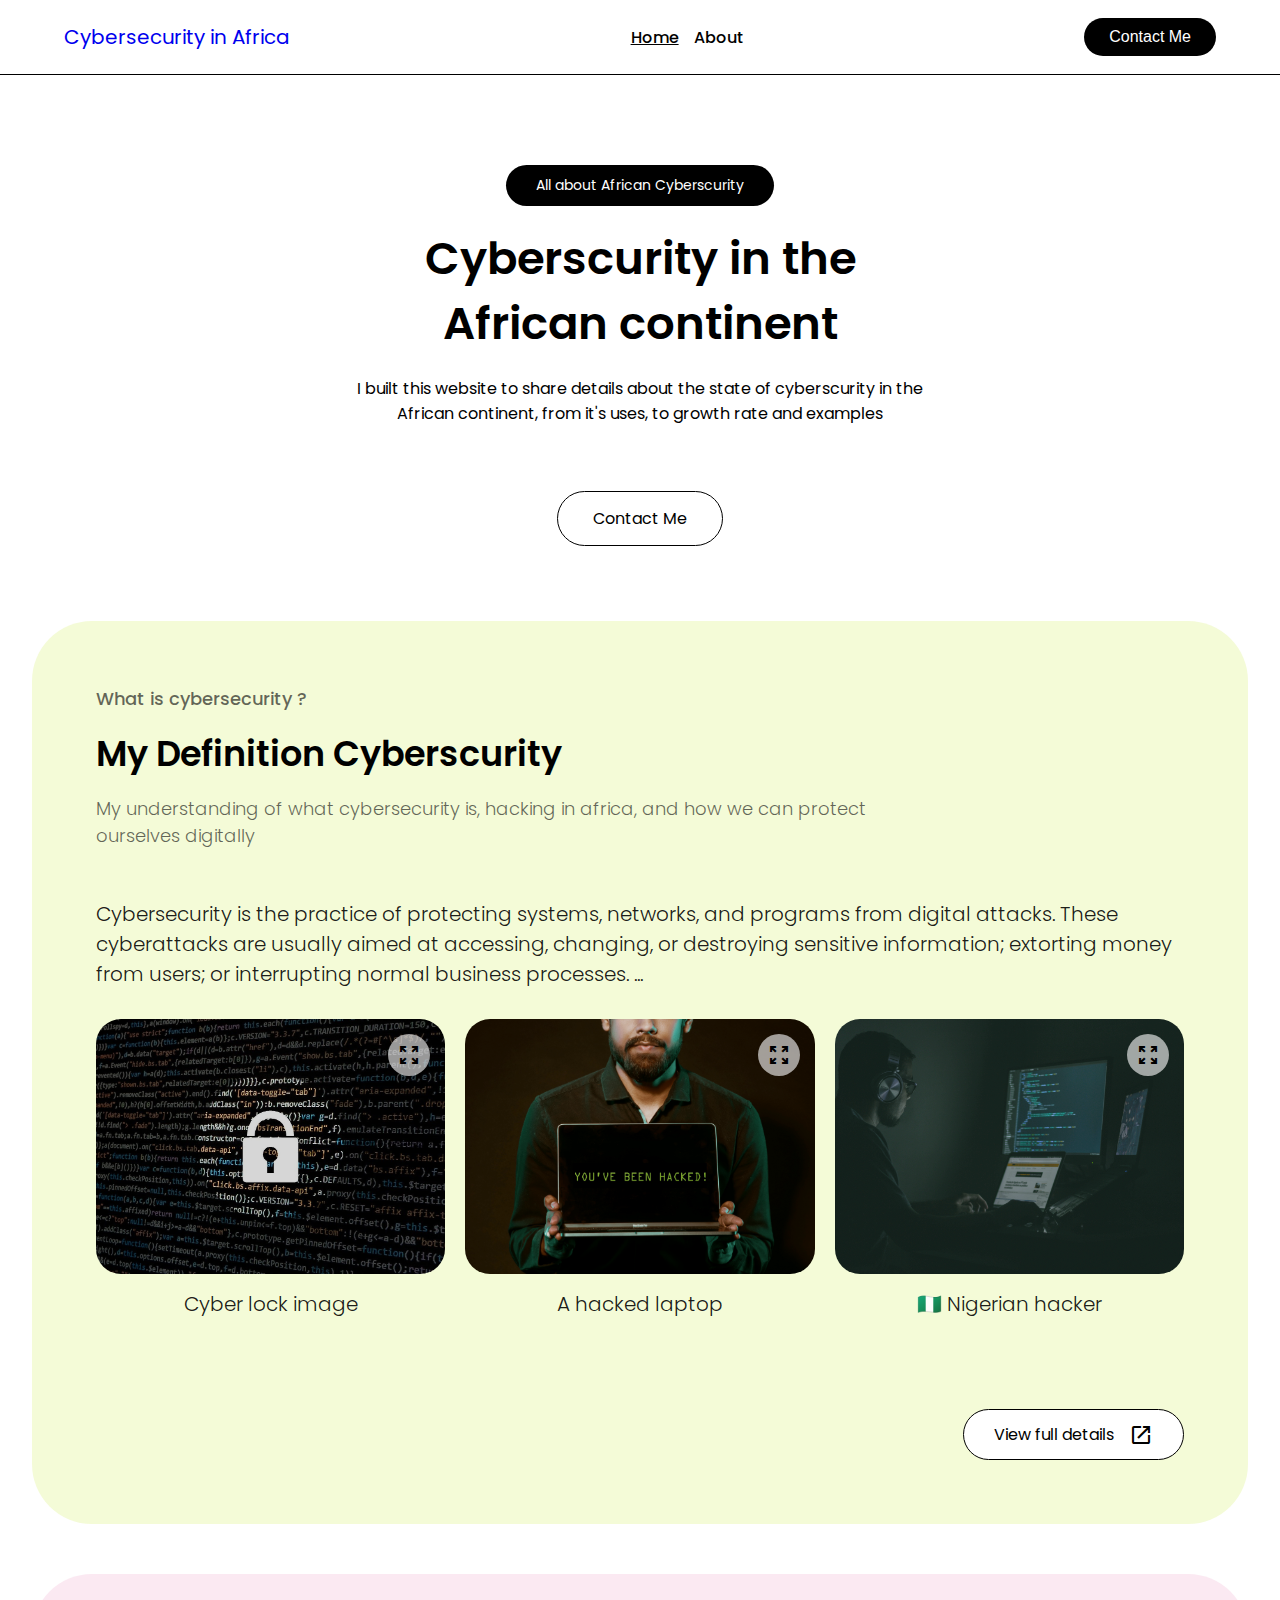
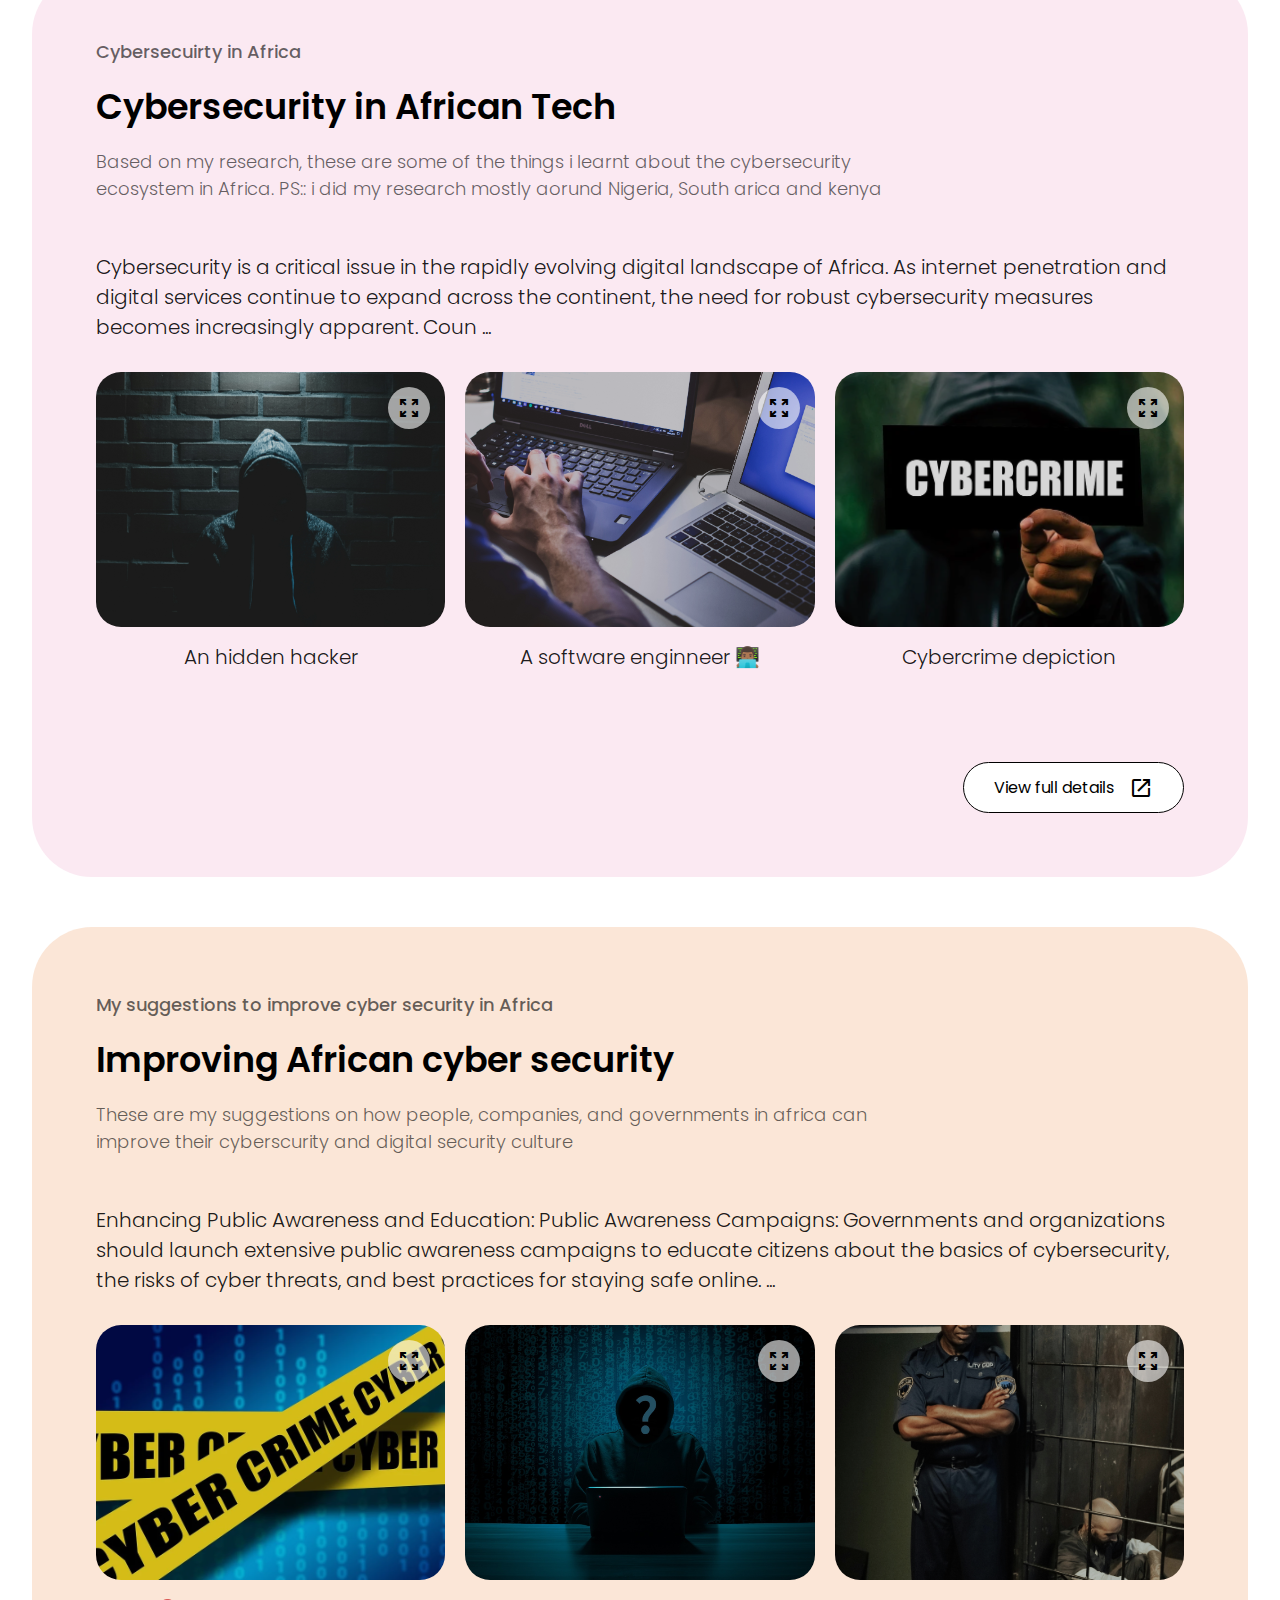
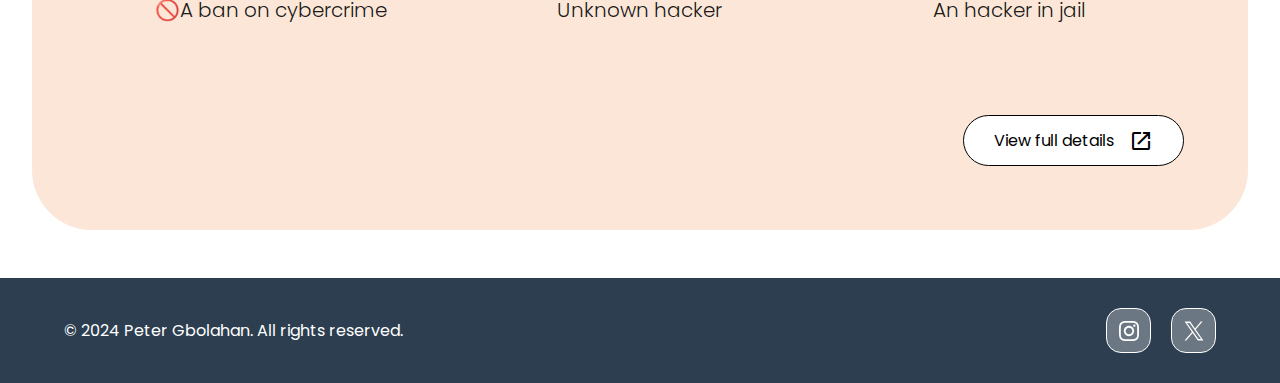
<file: index.html>
<!DOCTYPE html>
<html lang="en">
<head>
    <meta charset="UTF-8">
    <meta name="viewport" content="width=device-width, initial-scale=1.0">

    <!-- MY ICONS -->
    <link rel="stylesheet" href="https://fonts.googleapis.com/css2?family=Material+Symbols+Outlined:opsz,wght,FILL,GRAD@20..48,100..700,0..1,-50..200" />
    <link rel="stylesheet" href="./about.html" >
    <!-- MY STYLE LINKS -->
    <link rel="stylesheet" href="styles.css">

    <title>Cybersecurity :: Cybersecurity growth in Africa</title>
</head>
<body>
    <header>
        <!-- The site navbar -->
        <nav>
            <!-- The navbar logo -->
            <a href="./index.html" class="logo">Cybersecurity in Africa</a>

            <!-- The navbar links -->
            <ul>
                <li><a href="./index.html"> <u>Home</u></a></li>
                <li><a href="./about.html">About</a></li>
                <!-- <li><a href="./Media.html">Media</a></li> -->
            </ul>
            <!-- Contact me button -->
            <a href="./contact.html" class="contact_me">contact me</a>

            <!-- Menu icon -->
            <span class="material-symbols-outlined menu_icon" id="menuIcon">menu</span>
        </nav>

        <!-- my hero sectionn-->
        <section class="hero_section">
            <p>All about African Cyberscurity</p>
            <h1>Cyberscurity in the African continent</h1>
            <h3>I built this website to share details about the state of cyberscurity in the African continent, from it's uses, to growth rate and examples</h3>
            <div class="links">
                <!-- Contact me button -->
                <a href="./contact.html" class="contact_me">Contact Me</a>
            </div>
        </section>
    </header>

    <main>

        <!-- Modal Structure -->
        <div id="detailsModal" class="modal">
            <div class="modal-content">
                <span class="material-symbols-outlined close-modal">close</span>
                <div class="modal-img"></div>
                <p class="modal-text"></p>
            </div>
        </div>

        <!-- Details section preview -->
        <section class="details">
            <div class="text_div">
                <p>What is cybersecurity ?</p>
                <h1> My Definition Cyberscurity</h1>
                <h3>My understanding of what cybersecurity is, hacking in africa, and how we can protect ourselves digitally</h3>
            </div>
            <div class="content_div">
                <p>Cybersecurity is the practice of protecting systems, networks, and programs from digital attacks. These cyberattacks are usually aimed at accessing, changing, or destroying sensitive information; extorting money from users; or interrupting normal business processes. ...</p>
                <div class="media_content_div">
                    <!-- DESCRIPTION IMAGE TAGS -->
                    <div class="media_description">
                        <div class="img_div img_div1">
                            <span><i class="material-symbols-outlined">zoom_out_map</i></span>
                        </div>
                        <p class="img_div_text">Cyber lock image</p>
                    </div>
                    <div class="media_description">
                        <div class="img_div img_div2">
                            <span><i class="material-symbols-outlined">zoom_out_map</i></span>
                        </div>
                        <p class="img_div_text">A hacked laptop </p>
                    </div>
                    <div class="media_description">
                        <div class="img_div img_div3">
                            <span><i class="material-symbols-outlined">zoom_out_map</i></span>
                        </div>
                        <p class="img_div_text">🇳🇬 Nigerian hacker</p>
                    </div>
                </div>
            </div>
            <a href="./about.html#whatiscyber" class="details_link">View full details <span class="material-symbols-outlined">open_in_new</span></a>
        </section>

        <!-- Details section preview 2 -->
        <section class="details details2">
            <div class="text_div">
                <p>Cybersecuirty in Africa</p>
                <h1>Cybersecurity in African Tech</h1>
                <h3>Based on my research, these are some of the things i learnt about the cybersecurity ecosystem in Africa. PS:: i did my research mostly aorund Nigeria, South arica and kenya</h3>
            </div>
            <div class="content_div">
                <p>Cybersecurity is a critical issue in the rapidly evolving digital landscape of Africa. As internet penetration and digital services continue to expand across the continent, the need for robust cybersecurity measures becomes increasingly apparent. Coun ...</p>
                <div class="media_content_div">



                    <!-- DESCRIPTION IMAGE TAGS -->
                    <div class="media_description">
                        <div class="img_div img_div4">
                            <span><i class="material-symbols-outlined">zoom_out_map</i></span>
                        </div>
                        <p class="img_div_text">An hidden hacker</p>
                    </div>
                    <div class="media_description">
                        <div class="img_div img_div5">
                            <span><i class="material-symbols-outlined">zoom_out_map</i></span>
                        </div>
                        <p class="img_div_text">A software enginneer 👨🏾‍💻 </p>
                    </div>
                    <div class="media_description">
                        <div class="img_div img_div6">
                            <span><i class="material-symbols-outlined">zoom_out_map</i></span>
                        </div>
                        <p class="img_div_text">Cybercrime depiction</p>
                    </div>
                </div>
            </div>
            <a href="./about.html#cyberinAfrica" class="details_link">View full details <span class="material-symbols-outlined">open_in_new</span></a>
        </section>

        <!-- Details section preview 3 -->
        <section class="details details3">
            <div class="text_div">
                <p>My suggestions to improve cyber security in Africa</p>
                <h1>Improving African cyber security</h1>
                <h3>These are my suggestions on how people, companies, and governments in africa can improve their cyberscurity and digital security culture</h3>
            </div>
            <div class="content_div">
                <p>Enhancing Public Awareness and Education: Public Awareness Campaigns: Governments and organizations should launch extensive public awareness campaigns to educate citizens about the basics of cybersecurity, the risks of cyber threats, and best practices for staying safe online.  ...</p>
                <div class="media_content_div">
                    <!-- DESCRIPTION IMAGE TAGS -->
                    <div class="media_description">
                        <div class="img_div img_div7">
                            <span><i class="material-symbols-outlined">zoom_out_map</i></span>
                        </div>
                        <p class="img_div_text">🚫A ban on cybercrime</p>
                    </div>
                    <div class="media_description">
                        <div class="img_div img_div8">
                            <span><i class="material-symbols-outlined">zoom_out_map</i></span>
                        </div>
                        <p class="img_div_text">Unknown hacker</p>
                    </div>
                    <div class="media_description">
                        <div class="img_div img_div9">
                            <span><i class="material-symbols-outlined">zoom_out_map</i></span>
                        </div>
                        <p class="img_div_text">An hacker in jail</p>
                    </div>
                </div>
            </div>
            <a href="./about.html#improveCybersecurity" class="details_link">View full details <span class="material-symbols-outlined">open_in_new</span></a>
        </section>
    </main>

    <!-- Sidebar structure -->
    <div id="sidebar" class="sidebar" onclick={openSidebar()} >
        <div class="sidebar_content">
            <span class="material-symbols-outlined close_icon" id="closeIcon">close</span>
            <ul>
                <li><a href="./index.html">Home</a></li>
                <li><a href="./about.html">About</a></li>
                <li><a href="./contact.html">Contact Me</a></li>
            </ul>
        </div>
    </div>


    <!-- The footer -->
    <footer>
        <p>&copy; 2024 Peter Gbolahan. All rights reserved.</p>
        <!-- My socials -->
        <div class="socials">
            <a href="">
                <img src="./images/socialmedia/instagramvector.svg" alt="">
            </a>
            <a href="">
                <img src="./images/socialmedia/twittervector.svg" alt="">
            </a>
        </div>
    </footer>
    <script src="script.js"></script>
</body>
</html>
</file>
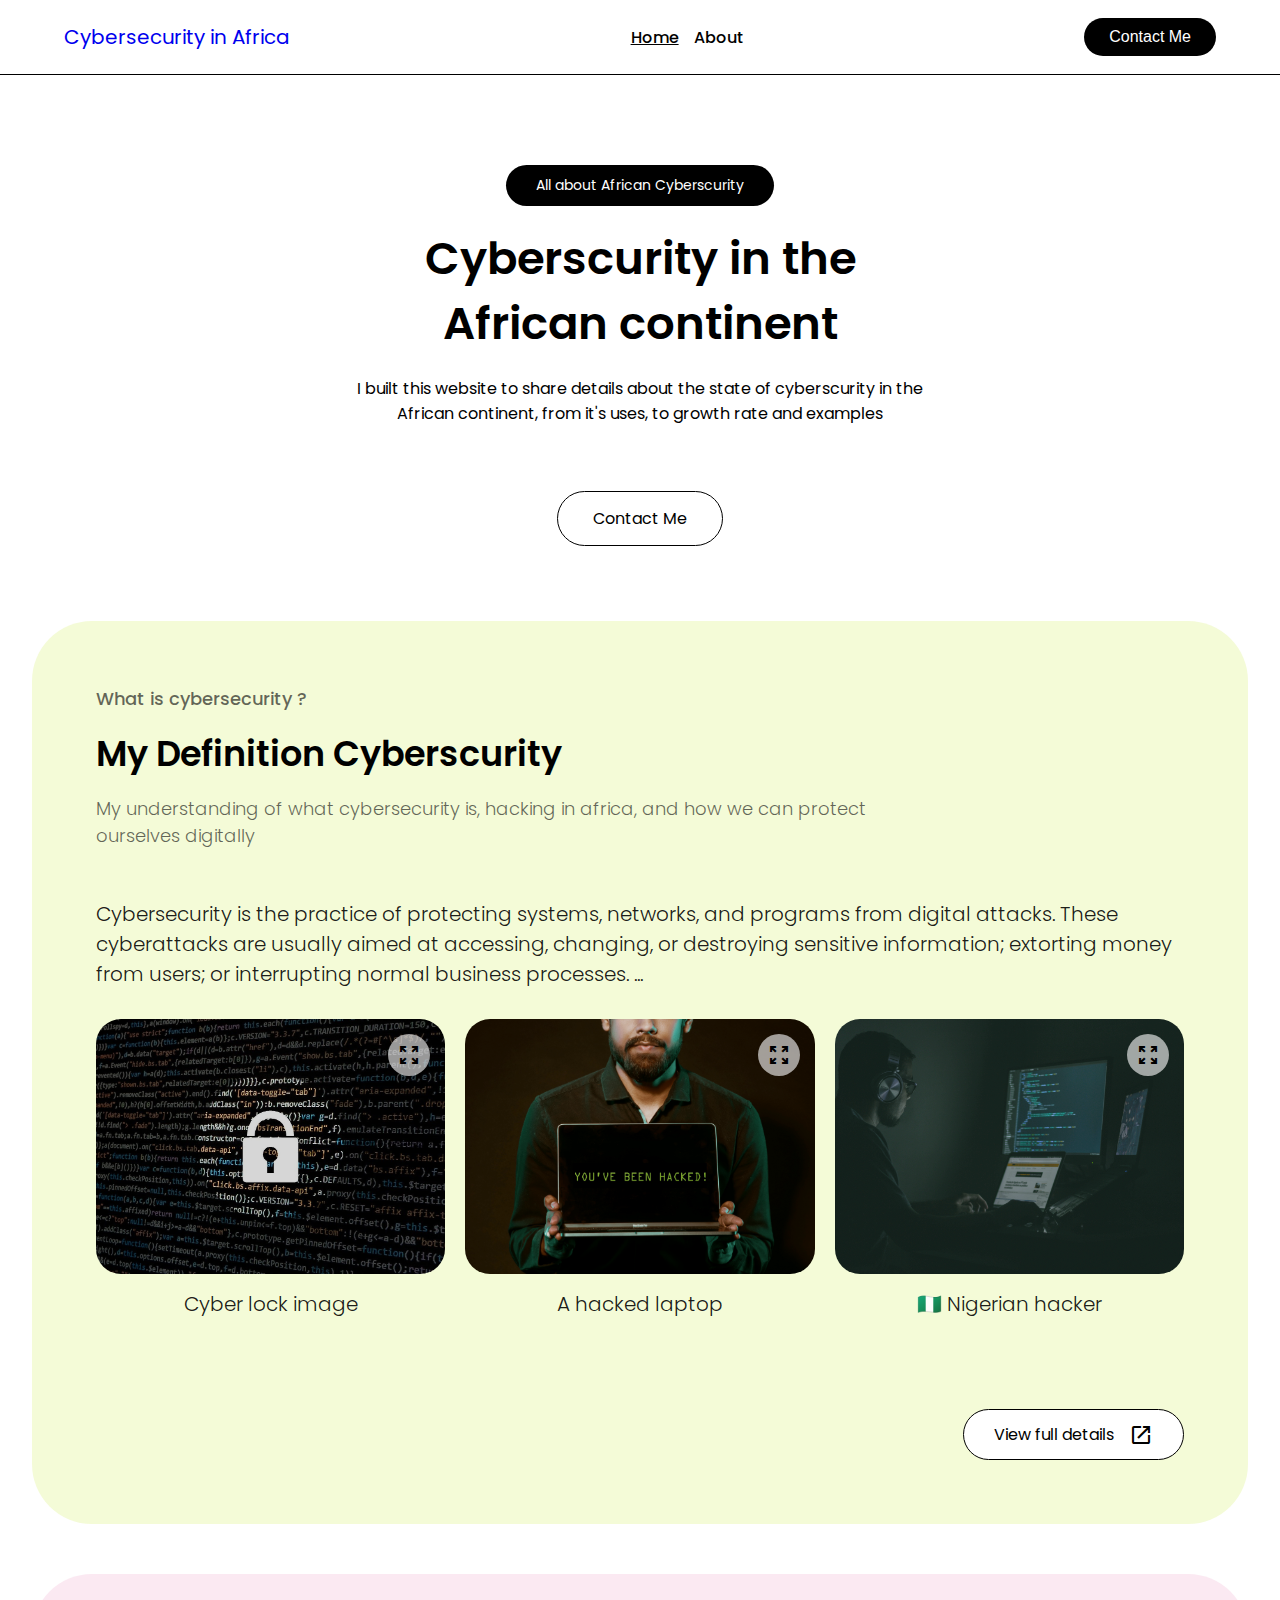
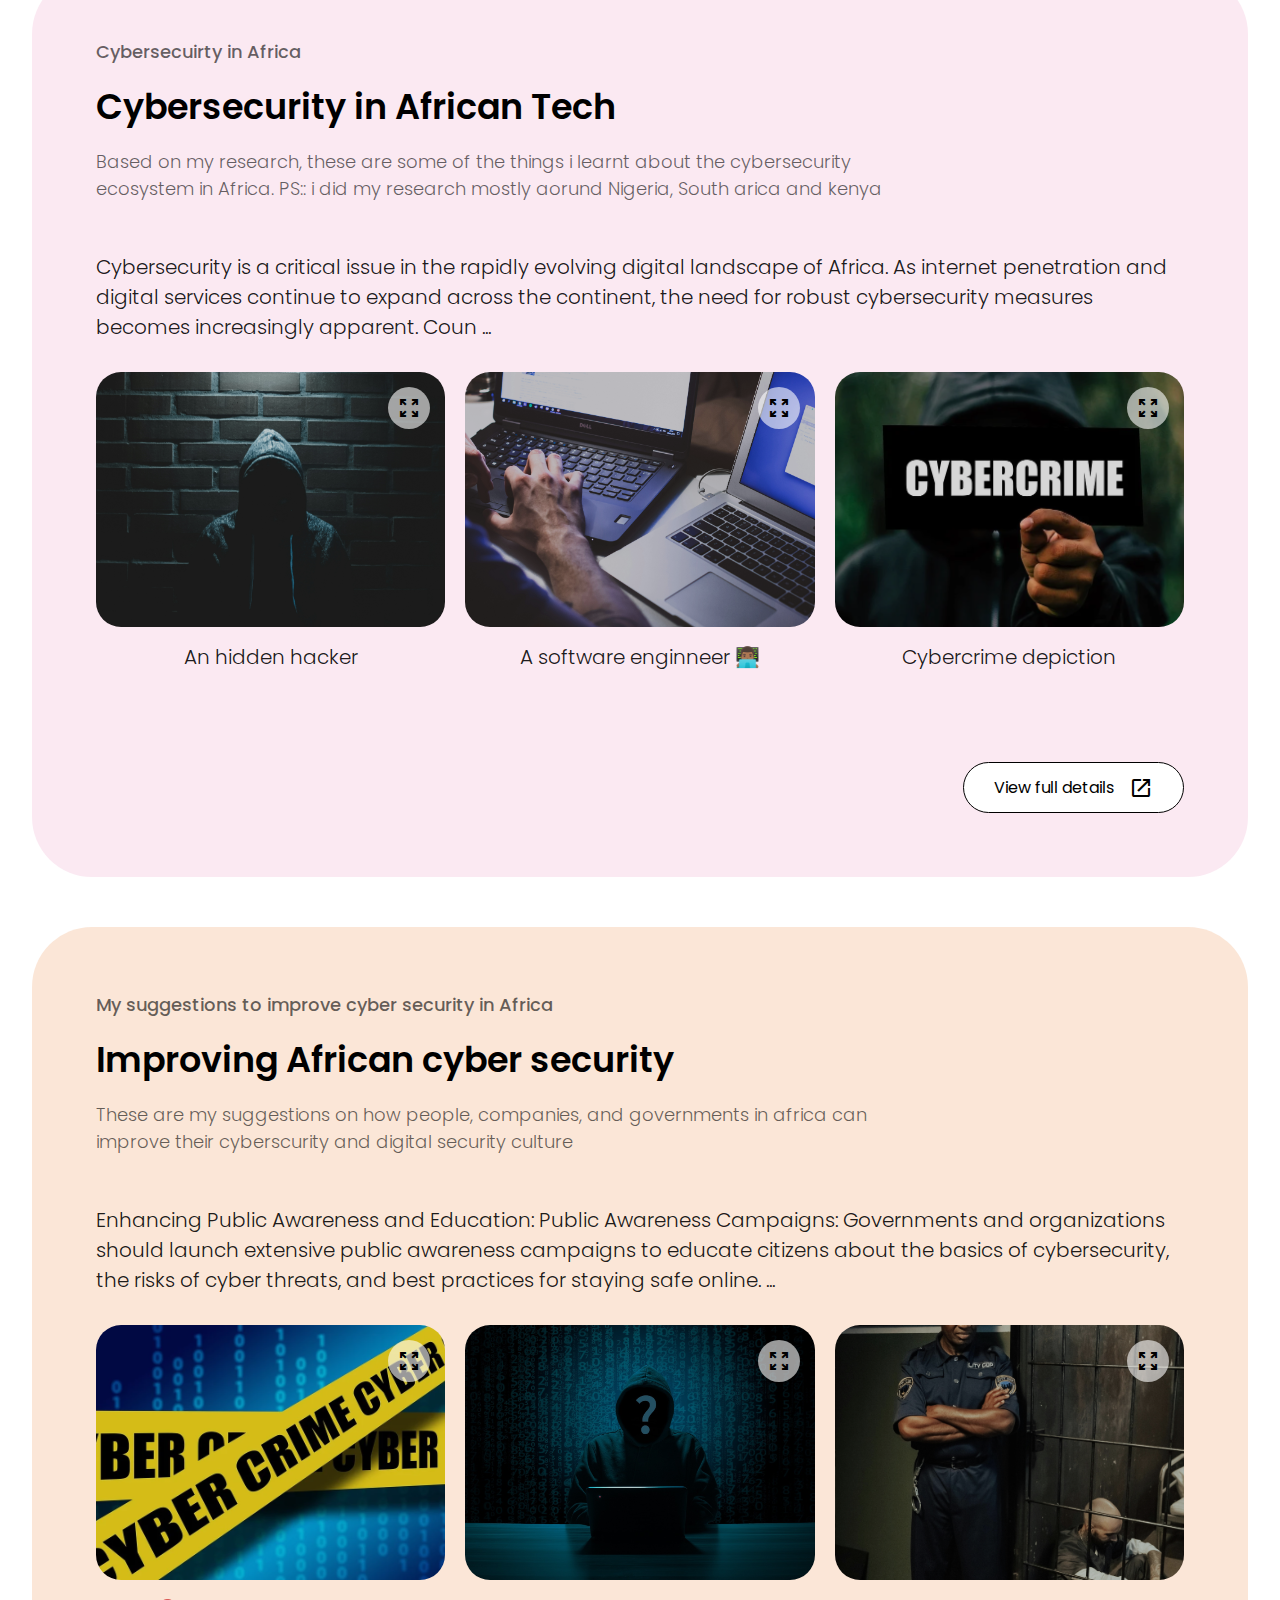
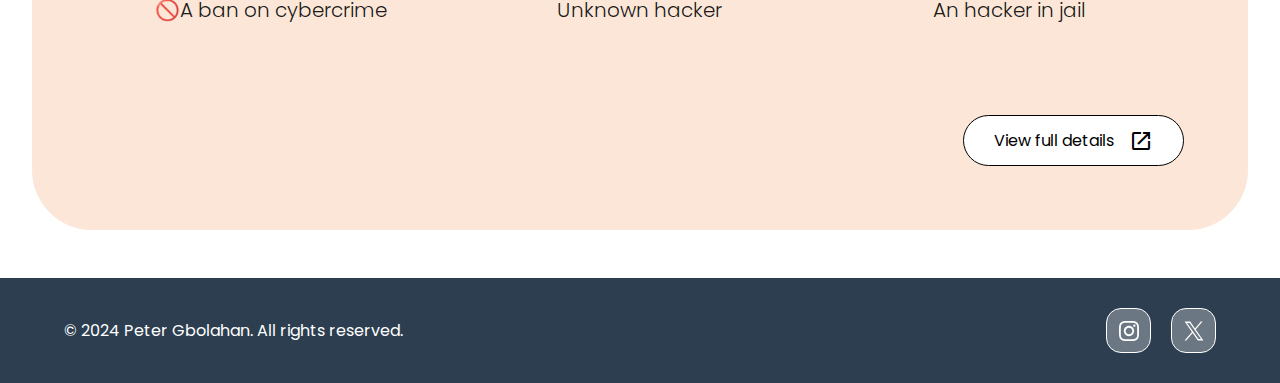
<file: Final project 2/index.html>
<!DOCTYPE html>
<html lang="en">
<head>
    <meta charset="UTF-8">
    <meta name="viewport" content="width=device-width, initial-scale=1.0">

    <!-- MY ICONS -->
    <link rel="stylesheet" href="https://fonts.googleapis.com/css2?family=Material+Symbols+Outlined:opsz,wght,FILL,GRAD@20..48,100..700,0..1,-50..200" />
    <link rel="stylesheet" href="./about.html" >
    <!-- MY STYLE LINKS -->
    <link rel="stylesheet" href="styles.css">

    <title>Cybersecurity :: Cybersecurity growth in Africa</title>
</head>
<body>
    <header>
        <!-- The site navbar -->
        <nav>
            <!-- The navbar logo -->
            <a href="./index.html" class="logo">Cybersecurity in Africa</a>

            <!-- The navbar links -->
            <ul>
                <li><a href="./index.html"> <u>Home</u></a></li>
                <li><a href="./about.html">About</a></li>
                <!-- <li><a href="./Media.html">Media</a></li> -->
            </ul>
            <!-- Contact me button -->
            <a href="./contact.html" class="contact_me">contact me</a>

            <!-- Menu icon -->
            <span class="material-symbols-outlined menu_icon" id="menuIcon">menu</span>
        </nav>

        <!-- my hero sectionn-->
        <section class="hero_section">
            <p>All about African Cyberscurity</p>
            <h1>Cyberscurity in the African continent</h1>
            <h3>I built this website to share details about the state of cyberscurity in the African continent, from it's uses, to growth rate and examples</h3>
            <div class="links">
                <!-- Contact me button -->
                <a href="/contact.html" class="contact_me">Contact Me</a>
            </div>
        </section>
    </header>

    <main>

        <!-- Modal Structure -->
        <div id="detailsModal" class="modal">
            <div class="modal-content">
                <span class="material-symbols-outlined close-modal">close</span>
                <div class="modal-img"></div>
                <p class="modal-text"></p>
            </div>
        </div>

        <!-- Details section preview -->
        <section class="details">
            <div class="text_div">
                <p>What is cybersecurity ?</p>
                <h1> My Definition Cyberscurity</h1>
                <h3>My understanding of what cybersecurity is, hacking in africa, and how we can protect ourselves digitally</h3>
            </div>
            <div class="content_div">
                <p>Cybersecurity is the practice of protecting systems, networks, and programs from digital attacks. These cyberattacks are usually aimed at accessing, changing, or destroying sensitive information; extorting money from users; or interrupting normal business processes. ...</p>
                <div class="media_content_div">
                    <!-- DESCRIPTION IMAGE TAGS -->
                    <div class="media_description">
                        <div class="img_div img_div1">
                            <span><i class="material-symbols-outlined">zoom_out_map</i></span>
                        </div>
                        <p class="img_div_text">Cyber lock image</p>
                    </div>
                    <div class="media_description">
                        <div class="img_div img_div2">
                            <span><i class="material-symbols-outlined">zoom_out_map</i></span>
                        </div>
                        <p class="img_div_text">A hacked laptop </p>
                    </div>
                    <div class="media_description">
                        <div class="img_div img_div3">
                            <span><i class="material-symbols-outlined">zoom_out_map</i></span>
                        </div>
                        <p class="img_div_text">🇳🇬 Nigerian hacker</p>
                    </div>
                </div>
            </div>
            <a href="./about.html#whatiscyber" class="details_link">View full details <span class="material-symbols-outlined">open_in_new</span></a>
        </section>

        <!-- Details section preview 2 -->
        <section class="details details2">
            <div class="text_div">
                <p>Cybersecuirty in Africa</p>
                <h1>Cybersecurity in African Tech</h1>
                <h3>Based on my research, these are some of the things i learnt about the cybersecurity ecosystem in Africa. PS:: i did my research mostly aorund Nigeria, South arica and kenya</h3>
            </div>
            <div class="content_div">
                <p>Cybersecurity is a critical issue in the rapidly evolving digital landscape of Africa. As internet penetration and digital services continue to expand across the continent, the need for robust cybersecurity measures becomes increasingly apparent. Coun ...</p>
                <div class="media_content_div">



                    <!-- DESCRIPTION IMAGE TAGS -->
                    <div class="media_description">
                        <div class="img_div img_div4">
                            <span><i class="material-symbols-outlined">zoom_out_map</i></span>
                        </div>
                        <p class="img_div_text">An hidden hacker</p>
                    </div>
                    <div class="media_description">
                        <div class="img_div img_div5">
                            <span><i class="material-symbols-outlined">zoom_out_map</i></span>
                        </div>
                        <p class="img_div_text">A software enginneer 👨🏾‍💻 </p>
                    </div>
                    <div class="media_description">
                        <div class="img_div img_div6">
                            <span><i class="material-symbols-outlined">zoom_out_map</i></span>
                        </div>
                        <p class="img_div_text">Cybercrime depiction</p>
                    </div>
                </div>
            </div>
            <a href="./about.html" class="details_link">View full details <span class="material-symbols-outlined">open_in_new</span></a>
        </section>

        <!-- Details section preview 3 -->
        <section class="details details3">
            <div class="text_div">
                <p>My suggestions to improve cyber security in Africa</p>
                <h1>Improving African cyber security</h1>
                <h3>These are my suggestions on how people, companies, and governments in africa can improve their cyberscurity and digital security culture</h3>
            </div>
            <div class="content_div">
                <p>Enhancing Public Awareness and Education: Public Awareness Campaigns: Governments and organizations should launch extensive public awareness campaigns to educate citizens about the basics of cybersecurity, the risks of cyber threats, and best practices for staying safe online.  ...</p>
                <div class="media_content_div">
                    <!-- DESCRIPTION IMAGE TAGS -->
                    <div class="media_description">
                        <div class="img_div img_div7">
                            <span><i class="material-symbols-outlined">zoom_out_map</i></span>
                        </div>
                        <p class="img_div_text">🚫A ban on cybercrime</p>
                    </div>
                    <div class="media_description">
                        <div class="img_div img_div8">
                            <span><i class="material-symbols-outlined">zoom_out_map</i></span>
                        </div>
                        <p class="img_div_text">Unknown hacker</p>
                    </div>
                    <div class="media_description">
                        <div class="img_div img_div9">
                            <span><i class="material-symbols-outlined">zoom_out_map</i></span>
                        </div>
                        <p class="img_div_text">An hacker in jail</p>
                    </div>
                </div>
            </div>
            <a href="./about.html" class="details_link">View full details <span class="material-symbols-outlined">open_in_new</span></a>
        </section>
    </main>

    <!-- Sidebar structure -->
    <div id="sidebar" class="sidebar" onclick={openSidebar()} >
        <div class="sidebar_content">
            <span class="material-symbols-outlined close_icon" id="closeIcon">close</span>
            <ul>
                <li><a href="./index.html">Home</a></li>
                <li><a href="./about.html">About</a></li>
                <li><a href="/contact.html">Contact Me</a></li>
            </ul>
        </div>
    </div>

    <!-- The footer -->
    <footer>
        <p>&copy; 2024 Peter Gbolahan. All rights reserved.</p>
        <!-- My socials -->
        <div class="socials">
            <a href="">
                <img src="./images/socialmedia/instagramvector.svg" alt="">
            </a>
            <a href="">
                <img src="./images/socialmedia/twittervector.svg" alt="">
            </a>
        </div>
    </footer>
    <script src="script.js"></script>
</body>
</html>
</file>
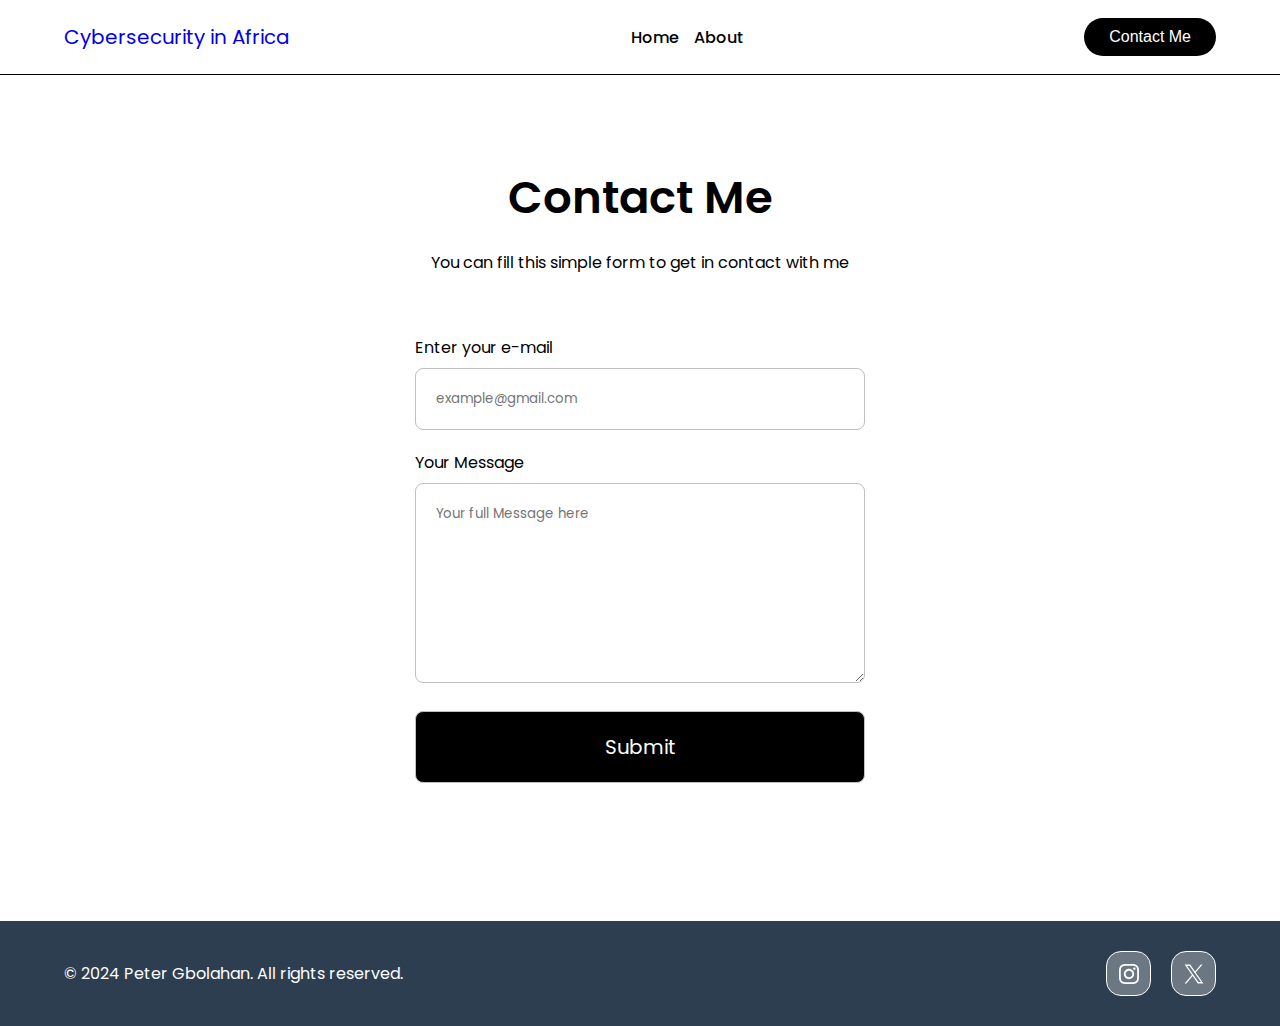
<file: contact.html>
<!DOCTYPE html>
<html lang="en">
<head>
    <meta charset="UTF-8">
    <meta name="viewport" content="width=device-width, initial-scale=1.0">

    <!-- MY ICONS -->
    <link rel="stylesheet" href="https://fonts.googleapis.com/css2?family=Material+Symbols+Outlined:opsz,wght,FILL,GRAD@20..48,100..700,0..1,-50..200" />
    <link rel="stylesheet" href="./about.html" >
    <!-- MY STYLE LINKS -->
    <link rel="stylesheet" href="styles.css">
    <link rel="stylesheet" href="contact.css">


    <title>Contact me </title>
</head>
<body>
    <header>
        <!-- The site navbar -->
        <nav>
            <!-- The navbar logo -->
            <a href="./index.html" class="logo">Cybersecurity in Africa</a>

            <!-- The navbar links -->
            <ul>
                <li><a href="./index.html">Home</a></li>
                <li><a href="./about.html">About</a></li>
                <!-- <li><a href="./Media.html">Media</a></li> -->
            </ul>
            <!-- Contact me button -->
            <a href="./contact.html" class="contact_me">contact me</a>

            <!-- Menu icon -->
            <span class="material-symbols-outlined menu_icon" id="menuIcon">menu</span>
        </nav>
        <section class="hero_section">
            <h1>Contact Me</h1>
            <h3>You can fill this simple form to get in contact with me</h3>
            <!-- <video src="./videos/cybervid2.mp4" type="video/mp4" class="descriptive_video" controls ></video> -->

            <form action="#" id="form">
                <label for="">
                    Enter your e-mail
                    <input type="email" placeholder="example@gmail.com" name="email" id="email" required >
                </label>
                <label for="">
                    Your Message
                    <textarea name="message" placeholder="Your full Message here" id="message" required ></textarea>
                </label>
                <button type="submit">Submit</button>
            </form>

        </section>
    </header>

    <!-- <main>
        <section class="details details2" id="cyberinAfrica">
            <div class="text_div">
                <p>Cybersecurity in Africa</p>
                <h1>Cybersecurity in African Tech</h1>
                <h3>Based on my research, these are some of the things I learned about the cybersecurity ecosystem in Africa. PS: I did my research mostly around Nigeria, South Africa, and Kenya</h3>
            </div>
        </section>

    </main> -->

    <!-- Sidebar structure -->
    <div id="sidebar" class="sidebar" onclick={openSidebar()} >
        <div class="sidebar_content">
            <span class="material-symbols-outlined close_icon" id="closeIcon">close</span>
            <ul>
                <li><a href="./index.html">Home</a></li>
                <li><a href="./about.html">About</a></li>
                <li><a href="./contact.html">Contact Me</a></li>
            </ul>
        </div>
    </div>

    <!-- The footer -->
    <footer>
        <p>&copy; 2024 Peter Gbolahan. All rights reserved.</p>
        <!-- My socials -->
        <div class="socials">
            <a href="">
                <img src="./images/socialmedia/instagramvector.svg" alt="">
            </a>
            <a href="">
                <img src="./images/socialmedia/twittervector.svg" alt="">
            </a>
        </div>
    </footer>
    <script src="script.js"></script>
</body>
</html>
</file>
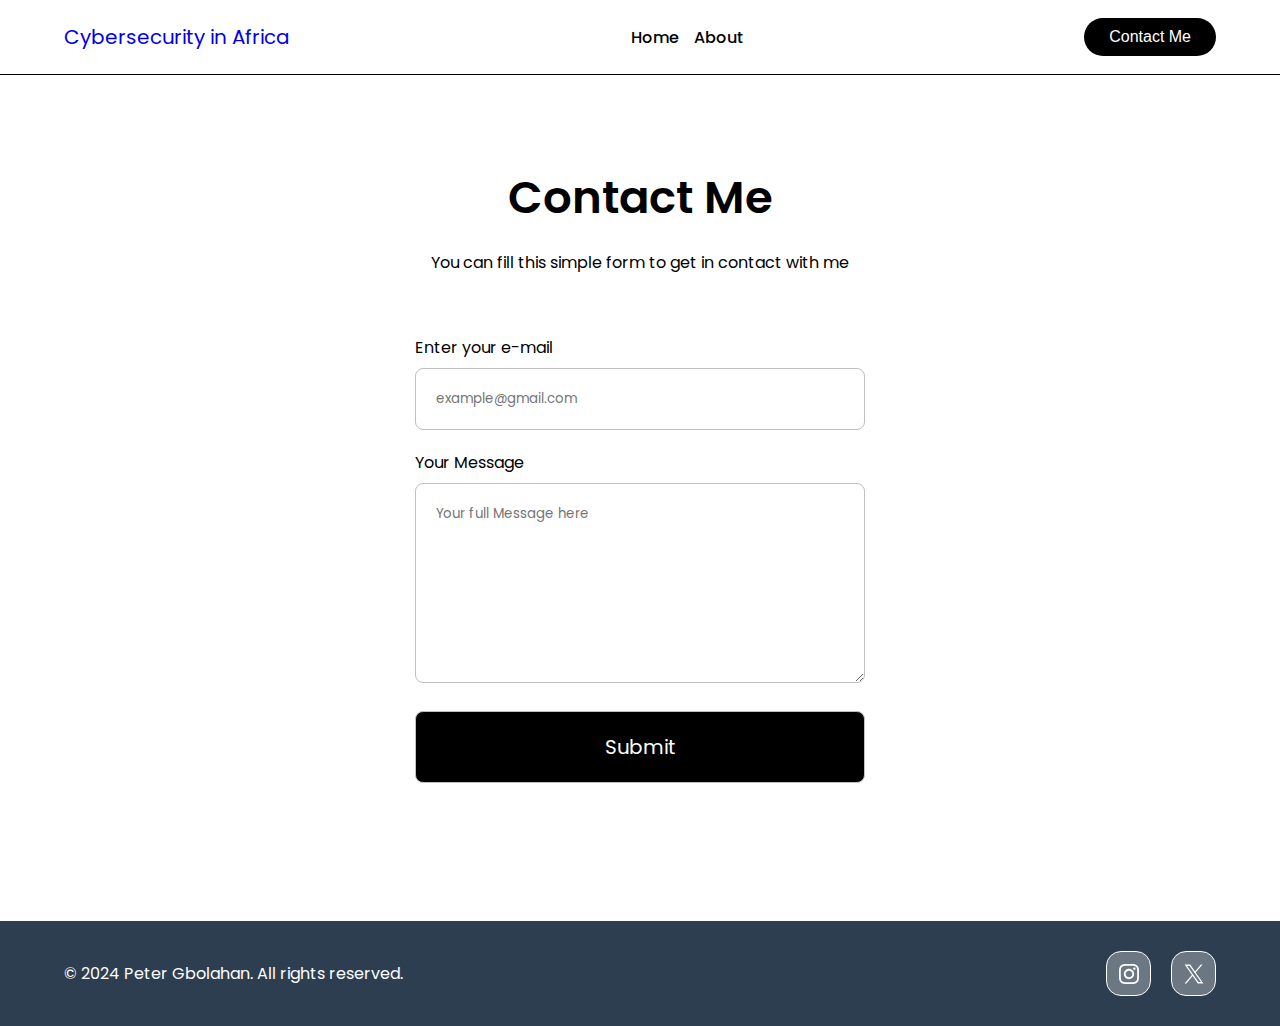
<file: Final project 2/contact.html>
<!DOCTYPE html>
<html lang="en">
<head>
    <meta charset="UTF-8">
    <meta name="viewport" content="width=device-width, initial-scale=1.0">

    <!-- MY ICONS -->
    <link rel="stylesheet" href="https://fonts.googleapis.com/css2?family=Material+Symbols+Outlined:opsz,wght,FILL,GRAD@20..48,100..700,0..1,-50..200" />
    <link rel="stylesheet" href="./about.html" >
    <!-- MY STYLE LINKS -->
    <link rel="stylesheet" href="styles.css">
    <link rel="stylesheet" href="contact.css">


    <title>Contact me </title>
</head>
<body>
    <header>
        <!-- The site navbar -->
        <nav>
            <!-- The navbar logo -->
            <a href="./index.html" class="logo">Cybersecurity in Africa</a>

            <!-- The navbar links -->
            <ul>
                <li><a href="./index.html">Home</a></li>
                <li><a href="./about.html">About</a></li>
                <!-- <li><a href="./Media.html">Media</a></li> -->
            </ul>
            <!-- Contact me button -->
            <a href="./contact.html" class="contact_me">contact me</a>

            <!-- Menu icon -->
            <span class="material-symbols-outlined menu_icon" id="menuIcon">menu</span>
        </nav>
        <section class="hero_section">
            <h1>Contact Me</h1>
            <h3>You can fill this simple form to get in contact with me</h3>
            <!-- <video src="./videos/cybervid2.mp4" type="video/mp4" class="descriptive_video" controls ></video> -->

            <form action="#" id="form">
                <label for="">
                    Enter your e-mail
                    <input type="email" placeholder="example@gmail.com" name="email" id="email" required >
                </label>
                <label for="">
                    Your Message
                    <textarea name="message" placeholder="Your full Message here" id="message" required ></textarea>
                </label>
                <button type="submit">Submit</button>
            </form>

        </section>
    </header>

    <!-- <main>
        <section class="details details2" id="cyberinAfrica">
            <div class="text_div">
                <p>Cybersecurity in Africa</p>
                <h1>Cybersecurity in African Tech</h1>
                <h3>Based on my research, these are some of the things I learned about the cybersecurity ecosystem in Africa. PS: I did my research mostly around Nigeria, South Africa, and Kenya</h3>
            </div>
        </section>

    </main> -->

        <!-- Sidebar structure -->
        <div id="sidebar" class="sidebar" onclick={openSidebar()} >
            <div class="sidebar_content">
                <span class="material-symbols-outlined close_icon" id="closeIcon">close</span>
                <ul>
                    <li><a href="./index.html">Home</a></li>
                    <li><a href="./about.html">About</a></li>
                    <li><a href="/contact.html">Contact Me</a></li>
                </ul>
            </div>
        </div>


    <!-- The footer -->
    <footer>
        <p>&copy; 2024 Peter Gbolahan. All rights reserved.</p>
        <!-- My socials -->
        <div class="socials">
            <a href="">
                <img src="./images/socialmedia/instagramvector.svg" alt="">
            </a>
            <a href="">
                <img src="./images/socialmedia/twittervector.svg" alt="">
            </a>
        </div>
    </footer>
    <script src="script.js"></script>
</body>
</html>
</file>
<file: styles.css>
/* My poppins font link */
@import url('https://fonts.googleapis.com/css2?family=Poppins:ital,wght@0,100;0,200;0,300;0,400;0,500;0,600;0,700;0,800;0,900;1,100;1,200;1,300;1,400;1,500;1,600;1,700;1,800;1,900&display=swap');

*{
    margin: 0;
    padding: 0;
    box-sizing: border-box;
    font-family: 'poppins', sans-serif;

    /* My transition */
    transition: 350ms;
}

.table_section{
    margin-top: 40px;
}

/* Table styles */
table {
    width: 100%;
    border-collapse: collapse;
    margin: 20px 0;
}

table, th, td {
    border: 1px solid #ddd;
}

th, td {
    padding: 12px;
    text-align: left;
}

th {
    background-color: #f2f2f2;
    font-weight: 600;
}

tr:nth-child(even) {
    background-color: #f9f9f9;
}

tr:hover {
    background-color: #f1f1f1;
}

/* For screens smaller than 768px (e.g., tablets and mobile devices) */
@media screen and (max-width: 767px) {
    table {
        width: 100%;
        max-width: 100%;
        overflow-x: auto; /* Add horizontal scrolling for small screens */
        display: block; /* Change table display to block for better wrapping */
    }

    table thead,
    table tbody,
    table th,
    table td,
    table tr {
        display: block; /* Display table elements as block for better wrapping */

    }

    table thead tr {
        /* position: absolute; */
        top: -9999px;
        left: -9999px;
    }

    table tr {
        border: 1px solid #ddd; /* Add border for better separation */
        padding: 10px; /* Add padding for better spacing */
    }

    table td {
        border: none; /* Remove cell borders */
        border-bottom: 1px solid #ddd; /* Add bottom border for separation */
        /* position: relative;  */
        padding-left: 50%; /* Add padding for pseudo-element spacing */
        text-align: right; /* Align cell content to the right */
    }

    table td::before {
        content: attr(data-label); /* Display column header as pseudo-element */
        /* position: absolute; */
        left: 6px;
        font-weight: bold;
        text-align: left; /* Align column header to the left */
    }


}






 /* Modal styles */
 .modal {
    display: none;
    position: fixed;
    z-index: 1;
    left: 0;
    top: 0;
    width: 100%;
    height: 100%;
    overflow: auto;
    background-color: rgb(0,0,0);
    background-color: rgba(0,0,0,0.4);
}

.modal-content {
    background-color: #fefefe;
    margin: 15% auto;
    padding: 20px;
    border: 1px solid #888;
    width: 80%;
    /* height: 300px; */
}

.modal-content .img_div {
    height: 400px;
    background-size: cover;
    background-position: center;
}


.close-modal {
    color: #aaa;
    float: right;
    font-size: 28px;
    font-weight: bold;
    /* height: 400px; */
}

.close-modal:hover,
.close-modal:focus {
    color: black;
    text-decoration: none;
    cursor: pointer;
}


/* Add the styles for the sidebar */
.sidebar {
    height: 100%;
    width: 0;
    position: fixed;
    top: 0;
    left: 0;
    background-color: #111;
    overflow-x: hidden;
    transition: 0.5s;
    padding-top: 60px;
}

.sidebar_content {
    padding: 15px;
}

.sidebar a {
    padding: 10px 15px;
    text-decoration: none;
    font-size: 25px;
    color: #818181;
    display: block;
    transition: 0.3s;
}

.sidebar a:hover {
    color: #f1f1f1;
}

.close_icon {
    position: absolute;
    top: 30px;
    right: 25px;
    font-size: 36px;
    color: white;
}

/* Styles for menu icon */
.menu_icon {
    cursor: pointer;
}

/* Style adjustments for the rest of the content to accommodate the sidebar */
body {
    transition: margin-left .5s;
    /* padding: 16px; */
}

a{
    text-decoration: none;
    text-decoration-style: none;
}

.logo{
    font-size: 20px;
}

header{
    position: sticky;
    width: 100%;
    height: fit-content;
    display: flex;
    flex-direction: column;
    justify-content: center;
    align-items: center;
    overflow: hidden;
}

header nav{
    width: 100%;
    height: 75px;
    top: 0;
    background-color: white;
    display: flex;
    justify-content: center;
    align-items: center;
    padding: 0 5%;
    position: fixed;
    border-bottom: solid 1.5px;
    z-index: 1000;
}

header nav ul{
    display: flex;
    justify-content: center;
    align-items: center;
    gap: 15px;
    margin-left: auto;
    margin-right: auto;
}

header nav ul li{
    list-style-type: none;
}

header nav ul li a{
    color: black;
    font-weight: 500;
}


header nav ul li a:hover{
    color: rgb(0, 0, 0, 0.5);
    font-weight: 500;
}

header nav .contact_me{
    padding: 10px 25px;
    border-radius: 60px;
    color: white;
    text-transform: capitalize;
    background-color: black;
    font-family: Arial, Helvetica, sans-serif;
    /* margin-left: auto; */
}

header nav .menu_icon{
    display: none;
}

/* Hero section styling */
header section.hero_section{
    width: 100%;
    height: fit-content;
    padding: 90px 0;
    display: flex;
    flex-direction: column;
    justify-content: center;
    align-items: center;
    row-gap: 20px;
    margin-top: 75px;
}

/* Hero section styling */
header section.hero_section .descriptive_video{
    width: 500px;
    height: fit-content;
}

header section.hero_section, p, h1, h3{
    text-align: center;
}

header section.hero_section p{
    font-size: 14px;
    padding: 10px 30px;
    background-color: black;
    color: white;
    border-radius: 60px;
}

header section.hero_section h1{
    width: 600px;
    font-size: 45px;
    font-weight: 600;
    line-height: 65px;
}

header section.hero_section h3{
    width: 45%;
    font-size: 16px;
    font-weight: 400;
}

header section.hero_section .links{
    margin-top: 60px;
}

header section.hero_section .links .contact_me{
    padding: 15px 35px;
    border-radius: 60px;
    color: black;
    border: solid 1.5px;
}

header section.hero_section .links .contact_me:hover{
    color: white;
    background-color: black;
}


main{
    width: 100%;
    display: flex;
    flex-direction: column;
    justify-content: start;
    align-items: center;
    row-gap: 50px;
}

main section.details{
    width: 95%;
    height: fit-content;
    background-color: rgb(233, 247, 175, 0.5);
    border-radius: 60px;
    display: flex;
    flex-direction: column;
    align-items: flex-start;
    justify-content: flex-start;
    padding: 5%;
    overflow: hidden;
}

main section.details2{
    background-color: rgba(248, 211, 229, 0.5);
}

main section.details3{
    background-color: rgba(247, 206, 175, 0.5);
}

main section.details .text_div{
    width: 100%;
    display: flex;
    flex-direction: column;
    align-items: flex-start;
    justify-content: flex-start;
    row-gap: 15px;
}

main section.details .text_div p{
    font-size: 18px;
    font-weight: 500;
    color: rgb(0, 0, 0, 0.6);
    text-align: left;
}

main section.details .text_div h1{
    font-size: 35px;
    font-weight: 600;
    color: rgb(0, 0, 0, 1);
    text-align: left;
}

main section.details .text_div h3{
    font-size: 18px;
    font-weight: 300;
    color: rgb(0, 0, 0, 0.6);
    text-align: left;
    width: 75%;
}

main section.details .content_div{
    width: 100%;
    height: fit-content;
    display: flex;
    flex-direction: column;
    justify-content: flex-start;
    align-items: flex-start;
    /* border: solid; */
    margin: 50px 0;
    /* overflow: scroll; */
}

main section.details .content_div p{ 
    width: 100%;
    font-size: 20px;
    font-weight: 300;
    color: rgb(0, 0, 0, 0.9);
    text-align: left;
}



main section.details .content_div .media_content_div{ 
    width: 100%;
   display: flex;
   justify-content: space-between;
   align-items: center;
   margin-top: 30px;
   gap: 20px;
   /* overflow: scroll; */
}


main section.details .content_div .media_content_div .media_description{ 
    width: 100%;
    height: 300px;
    display: flex;
    flex-direction: column;
    justify-content: center;
    align-items: center;
    row-gap: 15px;
    cursor: pointer;
}

main section.details .content_div .media_content_div .media_description p{ 
    text-align: center;
}

main section.details .content_div .media_content_div .media_description .img_div{ 
    width: 100%;
    height: 300px;
    background-size: cover;
    background-position: center;
    background-color: rgba(0, 0, 0, 0.16);
    background-blend-mode: overlay;
    border-radius: 25px;
    display: flex;
    justify-content: right;
    align-items: flex-start;
    padding: 15px;
}

main section.details .content_div .media_content_div .media_description:hover {
    opacity: 0.7;
}


.img_div1{ 
    background-image: url(./images/cybersecureimg5.jpg) !important;
}

.img_div2{ 
    background-image: url(./images/cyberimg1.jpg) !important;
}

.img_div3{ 
    background-image: url(./images/cyberimg2.jpg) !important;
}

.img_div4{ 
    background-image: url(./images/cyberimg3.jpg) !important;
}

.img_div5{ 
    background-image: url(./images/cyberimg4.jpg) !important;
}

.img_div6{ 
    background-image: url(./images/cyberimg5.jpg) !important;
}

.img_div7{ 
    background-image: url(./images/cyberimg6.jpg) !important;
}

.img_div8{ 
    background-image: url(./images/cyberimg7.jpg) !important;
}

.img_div9{ 
    background-image: url(./images/cyberjailmg8.jpg) !important;
}

main section.details .content_div .media_content_div .media_description .img_div span{ 
    width: 42px;
    height: 42px;
    background-color: rgba(255, 255, 255, 0.6);
    border-radius: 360px;
    display: flex;
    justify-content: center; align-items: center;
}


main section.details .content_div .media_content_div .media_description .img_div span i{ 
    color: black;
    font-weight: 400;
}


main section.details .details_link{ 
    padding: 12px 30px;
    margin-top: 40px;
    display: flex;
    justify-content: center;
    align-items: center;
    gap: 15px;
    color: black;
    background-color: white;
    border: solid 1.2px black;
    border-radius: 80px;
    margin-left: auto;
}

footer {
    display: flex;
    justify-content: space-between;
    align-items: center;
    padding: 30px 5%;
    margin-top: 3em;
    background-color: #2c3e50;
    color: white;
}

footer .socials{
    display: flex;
    justify-content: space-between;
    align-items: center;
    gap: 20px;
}

footer .socials a{
    width: 45px;
    height: 45px;
    background-color: rgba(255, 255, 255, 0.3);
    display: flex; justify-content: center; align-items: center;
    border-radius: 15px;
    border: solid white 1.4px;
}

footer .socials a img{
    width: 20px;
    height: 20px;
}



@media screen and (max-width: 700px) {
    .logo{
        font-size: 16px;
    }

    header nav ul{
        display: none;
    }
    
    header nav .menu_icon{
        display: flex;
        font-size: 24px;
        margin-left: 25px;
    }

    header nav .contact_me{
        margin-left: auto;
    }

    header section.hero_section p{
        font-size: 12px;
        padding: 7.5px 20px;
        background-color: rgb(0, 0, 0, 0.7);
        color: white;
        border-radius: 60px;
    }

    header section.hero_section h1{
        width: 80%;
        font-size: 40px;
        font-weight: 600;
        line-height: 55px;
        /* border: solid; */
    }
    
    header section.hero_section h3{
        width: 75%;
        font-size: 16px;
        color: rgb(0, 0, 0, 0.8);
    }

    header section.hero_section .links{
        margin-top: 30px;
    }
    
    header section.hero_section .links .contact_me{
        padding: 10px 35px;
    }

    main section.details{
        padding: 60px 5%;
    }

    main section.details .text_div p{
        font-size: 14px;
    }
    
    main section.details .text_div h1{
        font-size: 30px;
    }
    
    main section.details .text_div h3{
        font-size: 16px;
        width: 85%;
    }

    main section.details .content_div{
        margin-top: 30px;
    }

    main section.details .content_div p{ 
        font-size: 18px;
    }

    main section.details .content_div .media_content_div{ 
        width: 100%;
       display: flex;
       flex-direction: column;
       justify-content: space-between;
       align-items: center;
       margin-top: 30px;
       row-gap: 40px;
       /* overflow: scroll; */
    }
    
    footer {
        flex-direction: column;
        row-gap: 20px;
        padding: 40px 3%;
    }


    /* Hero section styling */
header section.hero_section .descriptive_video{
    width: 90%;
    height: fit-content;
}
}


@media screen and (max-width: 500px) {
    .logo{
        font-size: 16px;
    }

    header nav .menu_icon{
        margin-left: auto;
    }

    header nav .contact_me{
        display: none;
    }

    /* Hero section styling */
    header section.hero_section{
        padding: 70px 0;
    }


    header section.hero_section h1{
        width: 93%;
        font-size: 32px;
        line-height: 50px;
    }

    header section.hero_section h3{
        width: 85%;
        font-size: 16px;
        color: rgb(0, 0, 0, 0.8);
    }

    main section.details{
        padding: 60px 7%;
        border-radius: 30px;
        align-items: center;
    }

    main section.details .text_div{
        align-items: center;
    }

    main section.details .text_div p{
        font-size: 13px;
    }
    
    main section.details .text_div h1{
        font-size: 23.5px;
        text-align: center;
        width: 90%;
    }
    
    main section.details .text_div h3{
        font-size: 14.5px;
        text-align: center;
        width: 100%;
    }

    main section.details .content_div p{ 
        font-size: 16.5px;
    }

    main section.details .details_link{ 
        margin-left: 0;
    }

}
</file>
<file: Final project 2/styles.css>
/* My poppins font link */
@import url('https://fonts.googleapis.com/css2?family=Poppins:ital,wght@0,100;0,200;0,300;0,400;0,500;0,600;0,700;0,800;0,900;1,100;1,200;1,300;1,400;1,500;1,600;1,700;1,800;1,900&display=swap');

*{
    margin: 0;
    padding: 0;
    box-sizing: border-box;
    font-family: 'poppins', sans-serif;

    /* My transition */
    transition: 350ms;
}

.table_section{
    margin-top: 40px;
}

/* Table styles */
table {
    width: 100%;
    border-collapse: collapse;
    margin: 20px 0;
}

table, th, td {
    border: 1px solid #ddd;
}

th, td {
    padding: 12px;
    text-align: left;
}

th {
    background-color: #f2f2f2;
    font-weight: 600;
}

tr:nth-child(even) {
    background-color: #f9f9f9;
}

tr:hover {
    background-color: #f1f1f1;
}

/* For screens smaller than 768px (e.g., tablets and mobile devices) */
@media screen and (max-width: 767px) {
    table {
        width: 100%;
        max-width: 100%;
        overflow-x: auto; /* Add horizontal scrolling for small screens */
        display: block; /* Change table display to block for better wrapping */
    }

    table thead,
    table tbody,
    table th,
    table td,
    table tr {
        display: block; /* Display table elements as block for better wrapping */

    }

    table thead tr {
        /* position: absolute; */
        top: -9999px;
        left: -9999px;
    }

    table tr {
        border: 1px solid #ddd; /* Add border for better separation */
        padding: 10px; /* Add padding for better spacing */
    }

    table td {
        border: none; /* Remove cell borders */
        border-bottom: 1px solid #ddd; /* Add bottom border for separation */
        /* position: relative;  */
        padding-left: 50%; /* Add padding for pseudo-element spacing */
        text-align: right; /* Align cell content to the right */
    }

    table td::before {
        content: attr(data-label); /* Display column header as pseudo-element */
        /* position: absolute; */
        left: 6px;
        font-weight: bold;
        text-align: left; /* Align column header to the left */
    }


}






 /* Modal styles */
 .modal {
    display: none;
    position: fixed;
    z-index: 1;
    left: 0;
    top: 0;
    width: 100%;
    height: 100%;
    overflow: auto;
    background-color: rgb(0,0,0);
    background-color: rgba(0,0,0,0.4);
}

.modal-content {
    background-color: #fefefe;
    margin: 15% auto;
    padding: 20px;
    border: 1px solid #888;
    width: 80%;
    /* height: 300px; */
}

.modal-content .img_div {
    height: 400px;
    background-size: cover;
    background-position: center;
}


.close-modal {
    color: #aaa;
    float: right;
    font-size: 28px;
    font-weight: bold;
    /* height: 400px; */
}

.close-modal:hover,
.close-modal:focus {
    color: black;
    text-decoration: none;
    cursor: pointer;
}


/* Add the styles for the sidebar */
.sidebar {
    height: 100%;
    width: 0;
    position: fixed;
    top: 0;
    left: 0;
    background-color: #111;
    overflow-x: hidden;
    transition: 0.5s;
    padding-top: 60px;
}

.sidebar_content {
    padding: 15px;
}

.sidebar a {
    padding: 10px 15px;
    text-decoration: none;
    font-size: 25px;
    color: #818181;
    display: block;
    transition: 0.3s;
}

.sidebar a:hover {
    color: #f1f1f1;
}

.close_icon {
    position: absolute;
    top: 30px;
    right: 25px;
    font-size: 36px;
    color: white;
}

/* Styles for menu icon */
.menu_icon {
    cursor: pointer;
}

/* Style adjustments for the rest of the content to accommodate the sidebar */
body {
    transition: margin-left .5s;
    /* padding: 16px; */
}

a{
    text-decoration: none;
    text-decoration-style: none;
}

.logo{
    font-size: 20px;
}

header{
    position: sticky;
    width: 100%;
    height: fit-content;
    display: flex;
    flex-direction: column;
    justify-content: center;
    align-items: center;
    overflow: hidden;
}

header nav{
    width: 100%;
    height: 75px;
    top: 0;
    background-color: white;
    display: flex;
    justify-content: center;
    align-items: center;
    padding: 0 5%;
    position: fixed;
    border-bottom: solid 1.5px;
    z-index: 1000;
}

header nav ul{
    display: flex;
    justify-content: center;
    align-items: center;
    gap: 15px;
    margin-left: auto;
    margin-right: auto;
}

header nav ul li{
    list-style-type: none;
}

header nav ul li a{
    color: black;
    font-weight: 500;
}


header nav ul li a:hover{
    color: rgb(0, 0, 0, 0.5);
    font-weight: 500;
}

header nav .contact_me{
    padding: 10px 25px;
    border-radius: 60px;
    color: white;
    text-transform: capitalize;
    background-color: black;
    font-family: Arial, Helvetica, sans-serif;
    /* margin-left: auto; */
}

header nav .menu_icon{
    display: none;
}

/* Hero section styling */
header section.hero_section{
    width: 100%;
    height: fit-content;
    padding: 90px 0;
    display: flex;
    flex-direction: column;
    justify-content: center;
    align-items: center;
    row-gap: 20px;
    margin-top: 75px;
}

/* Hero section styling */
header section.hero_section .descriptive_video{
    width: 500px;
    height: fit-content;
}

header section.hero_section, p, h1, h3{
    text-align: center;
}

header section.hero_section p{
    font-size: 14px;
    padding: 10px 30px;
    background-color: black;
    color: white;
    border-radius: 60px;
}

header section.hero_section h1{
    width: 600px;
    font-size: 45px;
    font-weight: 600;
    line-height: 65px;
}

header section.hero_section h3{
    width: 45%;
    font-size: 16px;
    font-weight: 400;
}

header section.hero_section .links{
    margin-top: 60px;
}

header section.hero_section .links .contact_me{
    padding: 15px 35px;
    border-radius: 60px;
    color: black;
    border: solid 1.5px;
}

header section.hero_section .links .contact_me:hover{
    color: white;
    background-color: black;
}


main{
    width: 100%;
    display: flex;
    flex-direction: column;
    justify-content: start;
    align-items: center;
    row-gap: 50px;
}

main section.details{
    width: 95%;
    height: fit-content;
    background-color: rgb(233, 247, 175, 0.5);
    border-radius: 60px;
    display: flex;
    flex-direction: column;
    align-items: flex-start;
    justify-content: flex-start;
    padding: 5%;
    overflow: hidden;
}

main section.details2{
    background-color: rgba(248, 211, 229, 0.5);
}

main section.details3{
    background-color: rgba(247, 206, 175, 0.5);
}

main section.details .text_div{
    width: 100%;
    display: flex;
    flex-direction: column;
    align-items: flex-start;
    justify-content: flex-start;
    row-gap: 15px;
}

main section.details .text_div p{
    font-size: 18px;
    font-weight: 500;
    color: rgb(0, 0, 0, 0.6);
    text-align: left;
}

main section.details .text_div h1{
    font-size: 35px;
    font-weight: 600;
    color: rgb(0, 0, 0, 1);
    text-align: left;
}

main section.details .text_div h3{
    font-size: 18px;
    font-weight: 300;
    color: rgb(0, 0, 0, 0.6);
    text-align: left;
    width: 75%;
}

main section.details .content_div{
    width: 100%;
    height: fit-content;
    display: flex;
    flex-direction: column;
    justify-content: flex-start;
    align-items: flex-start;
    /* border: solid; */
    margin: 50px 0;
    /* overflow: scroll; */
}

main section.details .content_div p{ 
    width: 100%;
    font-size: 20px;
    font-weight: 300;
    color: rgb(0, 0, 0, 0.9);
    text-align: left;
}



main section.details .content_div .media_content_div{ 
    width: 100%;
   display: flex;
   justify-content: space-between;
   align-items: center;
   margin-top: 30px;
   gap: 20px;
   /* overflow: scroll; */
}


main section.details .content_div .media_content_div .media_description{ 
    width: 100%;
    height: 300px;
    display: flex;
    flex-direction: column;
    justify-content: center;
    align-items: center;
    row-gap: 15px;
    cursor: pointer;
}

main section.details .content_div .media_content_div .media_description p{ 
    text-align: center;
}

main section.details .content_div .media_content_div .media_description .img_div{ 
    width: 100%;
    height: 300px;
    background-size: cover;
    background-position: center;
    background-color: rgba(0, 0, 0, 0.16);
    background-blend-mode: overlay;
    border-radius: 25px;
    display: flex;
    justify-content: right;
    align-items: flex-start;
    padding: 15px;
}

main section.details .content_div .media_content_div .media_description:hover {
    opacity: 0.7;
}


.img_div1{ 
    background-image: url(./images/cybersecureimg5.jpg) !important;
}

.img_div2{ 
    background-image: url(./images/cyberimg1.jpg) !important;
}

.img_div3{ 
    background-image: url(./images/cyberimg2.jpg) !important;
}

.img_div4{ 
    background-image: url(./images/cyberimg3.jpg) !important;
}

.img_div5{ 
    background-image: url(./images/cyberimg4.jpg) !important;
}

.img_div6{ 
    background-image: url(./images/cyberimg5.jpg) !important;
}

.img_div7{ 
    background-image: url(./images/cyberimg6.jpg) !important;
}

.img_div8{ 
    background-image: url(./images/cyberimg7.jpg) !important;
}

.img_div9{ 
    background-image: url(./images/cyberjailmg8.jpg) !important;
}

main section.details .content_div .media_content_div .media_description .img_div span{ 
    width: 42px;
    height: 42px;
    background-color: rgba(255, 255, 255, 0.6);
    border-radius: 360px;
    display: flex;
    justify-content: center; align-items: center;
}


main section.details .content_div .media_content_div .media_description .img_div span i{ 
    color: black;
    font-weight: 400;
}


main section.details .details_link{ 
    padding: 12px 30px;
    margin-top: 40px;
    display: flex;
    justify-content: center;
    align-items: center;
    gap: 15px;
    color: black;
    background-color: white;
    border: solid 1.2px black;
    border-radius: 80px;
    margin-left: auto;
}

footer {
    display: flex;
    justify-content: space-between;
    align-items: center;
    padding: 30px 5%;
    margin-top: 3em;
    background-color: #2c3e50;
    color: white;
}

footer .socials{
    display: flex;
    justify-content: space-between;
    align-items: center;
    gap: 20px;
}

footer .socials a{
    width: 45px;
    height: 45px;
    background-color: rgba(255, 255, 255, 0.3);
    display: flex; justify-content: center; align-items: center;
    border-radius: 15px;
    border: solid white 1.4px;
}

footer .socials a img{
    width: 20px;
    height: 20px;
}



@media screen and (max-width: 700px) {
    .logo{
        font-size: 16px;
    }

    header nav ul{
        display: none;
    }
    
    header nav .menu_icon{
        display: flex;
        font-size: 24px;
        margin-left: 25px;
    }

    header nav .contact_me{
        margin-left: auto;
    }

    header section.hero_section p{
        font-size: 12px;
        padding: 7.5px 20px;
        background-color: rgb(0, 0, 0, 0.7);
        color: white;
        border-radius: 60px;
    }

    header section.hero_section h1{
        width: 80%;
        font-size: 40px;
        font-weight: 600;
        line-height: 55px;
        /* border: solid; */
    }
    
    header section.hero_section h3{
        width: 75%;
        font-size: 16px;
        color: rgb(0, 0, 0, 0.8);
    }

    header section.hero_section .links{
        margin-top: 30px;
    }
    
    header section.hero_section .links .contact_me{
        padding: 10px 35px;
    }

    main section.details{
        padding: 60px 5%;
    }

    main section.details .text_div p{
        font-size: 14px;
    }
    
    main section.details .text_div h1{
        font-size: 30px;
    }
    
    main section.details .text_div h3{
        font-size: 16px;
        width: 85%;
    }

    main section.details .content_div{
        margin-top: 30px;
    }

    main section.details .content_div p{ 
        font-size: 18px;
    }

    main section.details .content_div .media_content_div{ 
        width: 100%;
       display: flex;
       flex-direction: column;
       justify-content: space-between;
       align-items: center;
       margin-top: 30px;
       row-gap: 40px;
       /* overflow: scroll; */
    }
    
    footer {
        flex-direction: column;
        row-gap: 20px;
        padding: 40px 3%;
    }


    /* Hero section styling */
header section.hero_section .descriptive_video{
    width: 90%;
    height: fit-content;
}
}


@media screen and (max-width: 500px) {
    .logo{
        font-size: 16px;
    }

    header nav .menu_icon{
        margin-left: auto;
    }

    header nav .contact_me{
        display: none;
    }

    /* Hero section styling */
    header section.hero_section{
        padding: 70px 0;
    }


    header section.hero_section h1{
        width: 93%;
        font-size: 32px;
        line-height: 50px;
    }

    header section.hero_section h3{
        width: 85%;
        font-size: 16px;
        color: rgb(0, 0, 0, 0.8);
    }

    main section.details{
        padding: 60px 7%;
        border-radius: 30px;
        align-items: center;
    }

    main section.details .text_div{
        align-items: center;
    }

    main section.details .text_div p{
        font-size: 13px;
    }
    
    main section.details .text_div h1{
        font-size: 23.5px;
        text-align: center;
        width: 90%;
    }
    
    main section.details .text_div h3{
        font-size: 14.5px;
        text-align: center;
        width: 100%;
    }

    main section.details .content_div p{ 
        font-size: 16.5px;
    }

    main section.details .details_link{ 
        margin-left: 0;
    }

}
</file>
<file: contact.css>
header section.hero_section form{
    display: flex;
    flex-direction: column;
    align-items: center; justify-content: start;
    row-gap: 20px;
    margin-top: 40px;
    width: 100%;
}

header section.hero_section form label{
    display: flex;
    flex-direction: column;
    align-items: flex-start; justify-content: start;
}

header section.hero_section form label input, textarea, button{
    width: 450px;
    margin-top: 8px;
    border: solid 1.5px #c0c0c0;
    padding: 20px;
    border-radius: 8px;
}

header section.hero_section form label textarea{
   height: 200px;
}

header section.hero_section form button{
    color: white;
    background-color: black;
    font-size: 20px;
    cursor: pointer;
 }
 

 
 @media screen and (max-width: 700px) {

    header section.hero_section form label{
        width: 85%;
    }

    header section.hero_section form label input, textarea, button{
        width: 100%;
    }

    header section.hero_section form button{
        width: 85%;
     }
 }
</file>
<file: Final project 2/contact.css>
header section.hero_section form{
    display: flex;
    flex-direction: column;
    align-items: center; justify-content: start;
    row-gap: 20px;
    margin-top: 40px;
    width: 100%;
}

header section.hero_section form label{
    display: flex;
    flex-direction: column;
    align-items: flex-start; justify-content: start;
}

header section.hero_section form label input, textarea, button{
    width: 450px;
    margin-top: 8px;
    border: solid 1.5px #c0c0c0;
    padding: 20px;
    border-radius: 8px;
}

header section.hero_section form label textarea{
   height: 200px;
}

header section.hero_section form button{
    color: white;
    background-color: black;
    font-size: 20px;
    cursor: pointer;
 }
 

 
 @media screen and (max-width: 700px) {

    header section.hero_section form label{
        width: 85%;
    }

    header section.hero_section form label input, textarea, button{
        width: 100%;
    }

    header section.hero_section form button{
        width: 85%;
     }
 }
</file>
